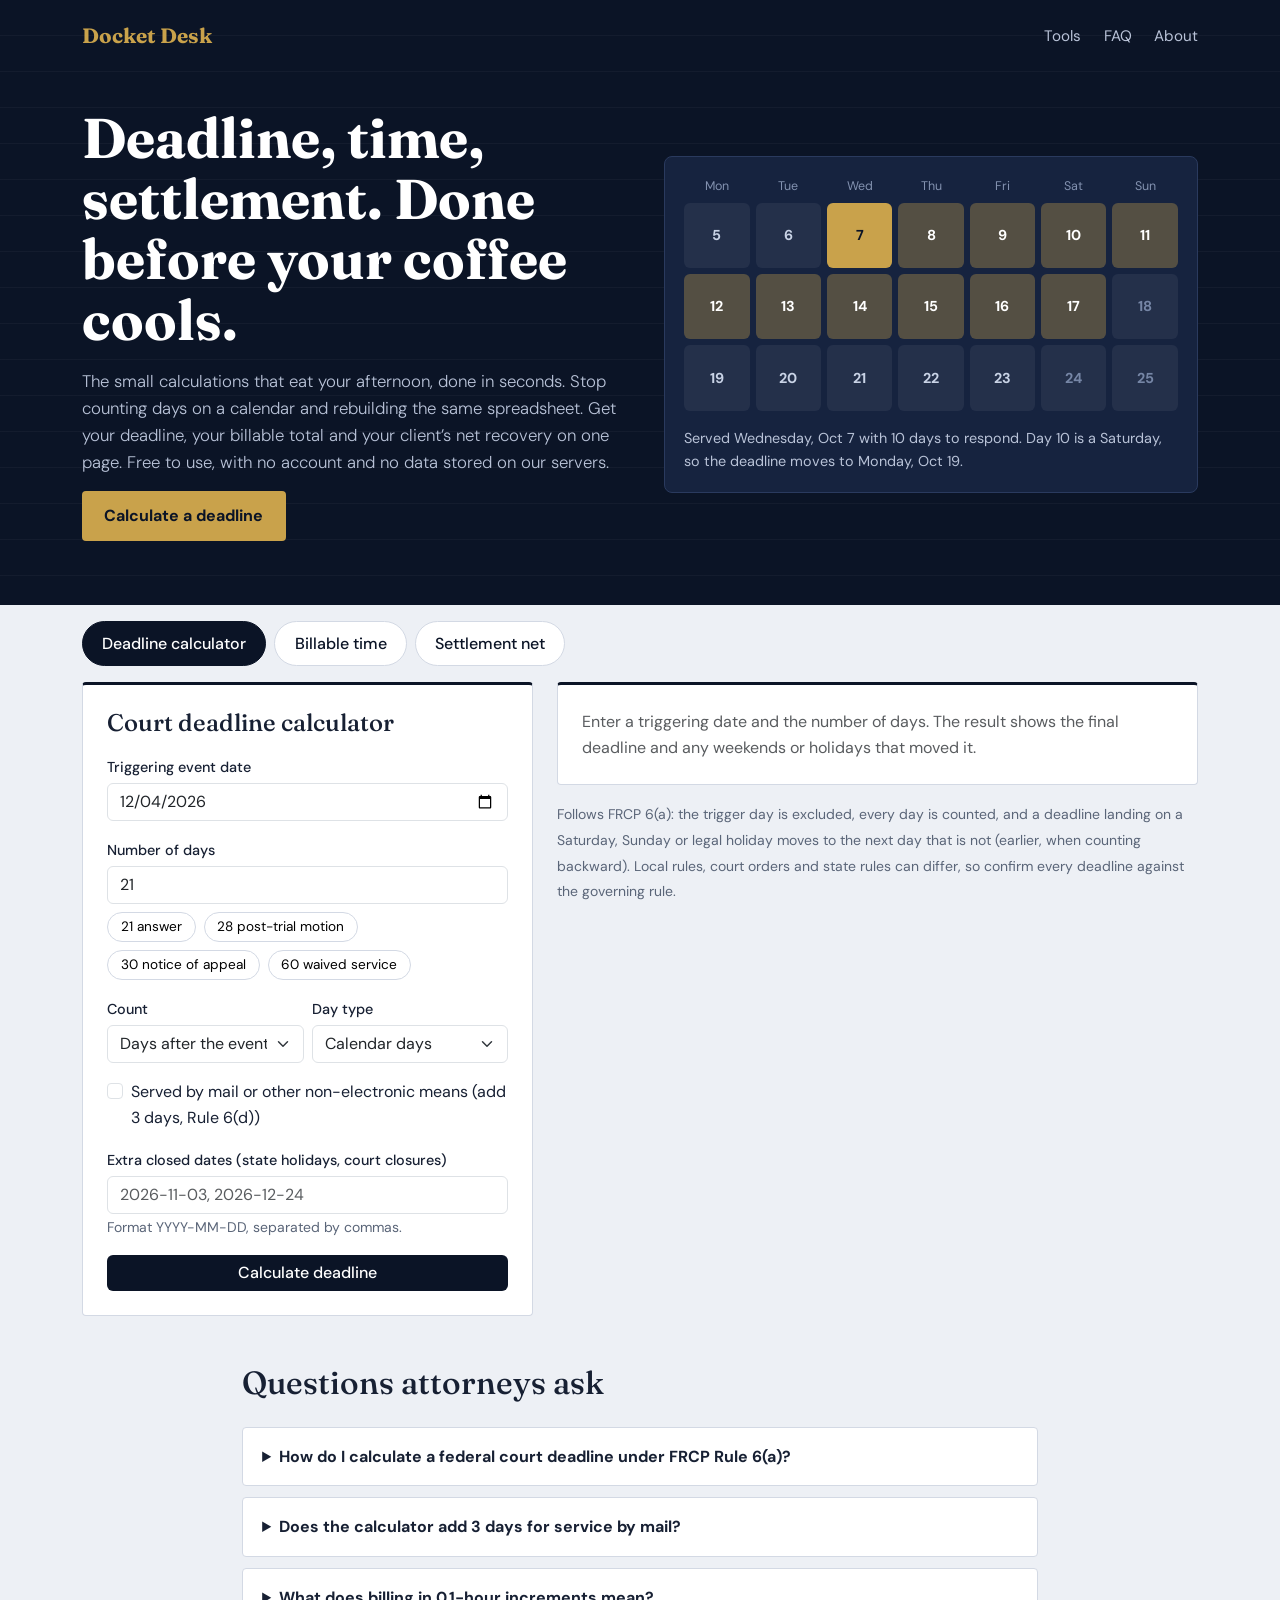
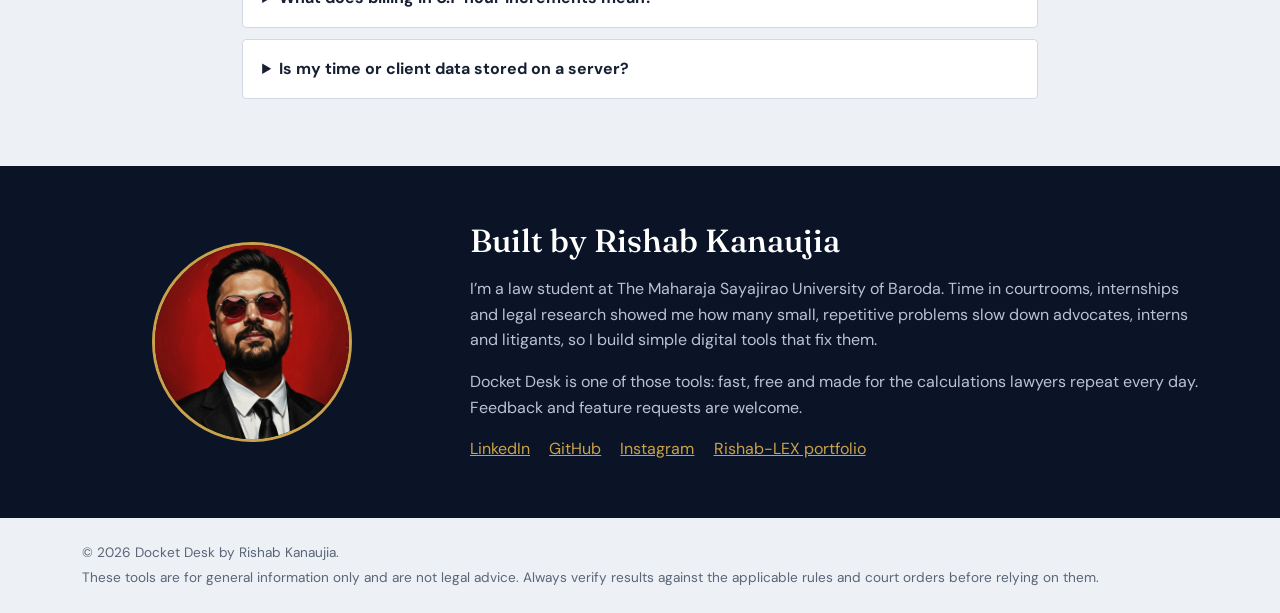
<file: index.html>
<!doctype html>
<html lang="en-US">
  <head>
    <meta charset="UTF-8" />
    <meta name="viewport" content="width=device-width, initial-scale=1" />
    <title>
      Free FRCP Deadline Calculator & Billable Time Tracker | Docket Desk
    </title>
    <meta
      name="description"
      content="Free court deadline calculator (FRCP Rule 6), billable hours tracker with 6-minute rounding and contingency settlement calculator for US attorneys and paralegals. No sign-up."
    />
    <meta name="robots" content="index, follow, max-image-preview:large" />
    <meta name="author" content="Rishab Kanaujia" />
    <meta name="theme-color" content="#0b1426" />
    <link rel="canonical" href="https://rishabkanaujia.site/" />
    <meta property="og:type" content="website" />
    <meta property="og:site_name" content="Docket Desk" />
    <meta
      property="og:title"
      content="Docket Desk: Free Deadline, Billing and Settlement Tools for Attorneys"
    />
    <meta
      property="og:description"
      content="Count FRCP Rule 6 deadlines, log billable time and show clients their net recovery. Free, no sign-up."
    />
    <meta property="og:url" content="https://rishabkanaujia.site/" />
    <meta
      property="og:image"
      content="https://rishabkanaujia.site/og-image.jpg"
    />
    <meta name="twitter:card" content="summary_large_image" />
    <link
      rel="icon"
      href="data:image/svg+xml,%3Csvg xmlns='http://www.w3.org/2000/svg' viewBox='0 0 32 32'%3E%3Crect width='32' height='32' rx='6' fill='%230b1426'/%3E%3Cpath d='M9 8h8a7 7 0 010 16H9z' fill='none' stroke='%23c9a24b' stroke-width='3'/%3E%3C/svg%3E"
    />
    <link rel="preconnect" href="https://fonts.googleapis.com" />
    <link rel="preconnect" href="https://fonts.gstatic.com" crossorigin />
    <link
      href="https://fonts.googleapis.com/css2?family=DM+Sans:wght@400;500;700&family=Fraunces:opsz,wght@9..144,500;9..144,700&display=swap"
      rel="stylesheet"
    />
    <link
      href="https://cdn.jsdelivr.net/npm/bootstrap@5.3.3/dist/css/bootstrap.min.css"
      rel="stylesheet"
    />
    <script type="application/ld+json">
      {
        "@context": "https://schema.org",
        "@graph": [
          {
            "@type": "WebSite",
            "@id": "https://rishabkanaujia.site/#site",
            "url": "https://rishabkanaujia.site/",
            "name": "Docket Desk",
            "inLanguage": "en-US"
          },
          {
            "@type": "WebApplication",
            "name": "Docket Desk",
            "url": "https://rishabkanaujia.site/",
            "applicationCategory": "BusinessApplication",
            "operatingSystem": "Any",
            "description": "Free FRCP Rule 6 court deadline calculator, billable time tracker and contingency settlement calculator for attorneys.",
            "offers": {
              "@type": "Offer",
              "price": "0",
              "priceCurrency": "USD"
            },
            "author": { "@id": "https://rishabkanaujia.site/#rishab" }
          },
          {
            "@type": "Person",
            "@id": "https://rishabkanaujia.site/#rishab",
            "name": "Rishab Kanaujia",
            "jobTitle": "Law student and legal-tech builder",
            "alumniOf": "The Maharaja Sayajirao University of Baroda",
            "sameAs": [
              "https://www.linkedin.com/in/rishab910",
              "https://github.com/RishabKanaujia",
              "https://www.instagram.com/lawgically_incorrect",
              "https://rishab-lex.vercel.app/"
            ]
          },
          {
            "@type": "FAQPage",
            "mainEntity": [
              {
                "@type": "Question",
                "name": "How do I calculate a federal court deadline under FRCP Rule 6(a)?",
                "acceptedAnswer": {
                  "@type": "Answer",
                  "text": "Exclude the day of the triggering event, count every day including weekends and holidays, and include the last day. If the last day is a Saturday, Sunday or legal holiday, the period runs until the next day that is not."
                }
              },
              {
                "@type": "Question",
                "name": "Does the calculator add 3 days for service by mail?",
                "acceptedAnswer": {
                  "@type": "Answer",
                  "text": "Yes. Tick the mail service box and it adds 3 days under Rule 6(d), then applies the weekend and holiday rule again to the new date."
                }
              },
              {
                "@type": "Question",
                "name": "What does billing in 0.1-hour increments mean?",
                "acceptedAnswer": {
                  "@type": "Answer",
                  "text": "Time is rounded up to the next 6 minutes, so 7 minutes bills as 0.2 hours. The tracker also supports 0.25-hour (15-minute) rounding."
                }
              },
              {
                "@type": "Question",
                "name": "Is my time or client data stored on a server?",
                "acceptedAnswer": {
                  "@type": "Answer",
                  "text": "No. Time entries stay in your own browser storage on your device, and nothing is sent to a server."
                }
              }
            ]
          }
        ]
      }
    </script>
    <style>
      :root {
        --ink: #0b1426;
        --ink2: #16233f;
        --gold: #c9a24b;
        --seal: #a3262f;
        --page: #edf0f5;
        --line: #d3d9e4;
        --tx: #172033;
        --mute: #5a6578;
      }
      html {
        scroll-behavior: smooth;
      }
      body {
        font-family: "DM Sans", system-ui, sans-serif;
        background: var(--page);
        color: var(--tx);
        line-height: 1.6;
      }
      h1,
      h2,
      h3,
      .brand {
        font-family: "Fraunces", Georgia, serif;
      }
      .top {
        background: var(--ink)
          repeating-linear-gradient(
            transparent 0 35px,
            rgba(255, 255, 255, 0.035) 35px 36px
          );
        color: #fff;
        padding: 1.2rem 0 4rem;
      }
      .top nav {
        display: flex;
        gap: 1.4rem;
        align-items: center;
        margin-bottom: 3.5rem;
      }
      .top nav a {
        color: #b9c3d8;
        text-decoration: none;
        font-size: 0.95rem;
      }
      .top nav a:hover {
        color: #fff;
      }
      .top nav .brand {
        color: var(--gold);
        font-size: 1.3rem;
        font-weight: 700;
        margin-right: auto;
      }
      .top h1 {
        font-size: clamp(2.1rem, 5vw, 3.5rem);
        line-height: 1.08;
        font-weight: 700;
        margin-bottom: 1.1rem;
      }
      .top p.lead {
        color: #b9c3d8;
        font-size: 1.05rem;
        max-width: 52ch;
      }
      .cta {
        background: var(--gold);
        color: var(--ink);
        font-weight: 700;
        border: 0;
        padding: 0.75rem 1.4rem;
        border-radius: 4px;
        text-decoration: none;
        display: inline-block;
        transition: transform 0.15s;
      }
      .cta:hover {
        color: var(--ink);
        transform: translateY(-2px);
      }
      .calbox {
        background: var(--ink2);
        border: 1px solid #2a3a5e;
        border-radius: 8px;
        padding: 1.2rem;
      }
      #cal {
        display: grid;
        grid-template-columns: repeat(7, 1fr);
        gap: 6px;
        cursor: pointer;
      }
      #cal i {
        font-style: normal;
        text-align: center;
        font-size: 0.78rem;
        color: #8392b0;
      }
      #cal .d {
        aspect-ratio: 1;
        display: flex;
        align-items: center;
        justify-content: center;
        border-radius: 6px;
        background: rgba(255, 255, 255, 0.06);
        color: #c9d3e6;
        font-size: 0.9rem;
        transition: all 0.25s;
      }
      #cal .we {
        color: #7686a6;
      }
      #cal .s {
        background: var(--gold);
        color: var(--ink);
        font-weight: 700;
      }
      #cal .c {
        background: rgba(201, 162, 75, 0.35);
        color: #fff;
      }
      #cal .skip {
        background: transparent;
        border: 1px dashed #d46a73;
        color: #e58a92;
        text-decoration: line-through;
      }
      #cal .due {
        background: #fff;
        color: var(--seal);
        border: 2px solid var(--seal);
        font-weight: 700;
        transform: rotate(-7deg) scale(1.12);
        text-decoration: none;
      }
      .calcap {
        color: #b9c3d8;
        font-size: 0.9rem;
        margin: 1rem 0 0;
      }
      .tabs {
        margin-top: -2rem;
        position: relative;
      }
      .tabs .nav-link {
        color: var(--ink);
        font-weight: 500;
        border: 1px solid var(--line);
        background: #fff;
        border-radius: 2rem;
        margin: 0 0.5rem 0.5rem 0;
        padding: 0.55rem 1.2rem;
      }
      .tabs .nav-link.active {
        background: var(--ink);
        color: #fff;
        border-color: var(--ink);
      }
      .panel {
        background: #fff;
        border: 1px solid var(--line);
        border-top: 3px solid var(--ink);
        border-radius: 4px;
        padding: 1.5rem;
      }
      .form-label {
        font-weight: 500;
        font-size: 0.9rem;
        margin-bottom: 0.25rem;
      }
      .form-control:focus,
      .form-select:focus {
        border-color: var(--gold);
        box-shadow: 0 0 0 0.2rem rgba(201, 162, 75, 0.3);
      }
      .btn-main {
        background: var(--ink);
        color: #fff;
        border: 0;
        font-weight: 500;
      }
      .btn-main:hover {
        background: var(--ink2);
        color: #fff;
      }
      .chip {
        border: 1px solid var(--line);
        background: #fff;
        border-radius: 2rem;
        padding: 0.2rem 0.8rem;
        font-size: 0.85rem;
      }
      .chip:hover {
        border-color: var(--gold);
      }
      .result {
        border-left: 4px solid var(--seal);
        background: #fbf6e8;
        padding: 1.1rem 1.3rem;
        border-radius: 3px;
      }
      .big,
      .net {
        font-family: "Fraunces", serif;
        color: var(--ink);
        font-weight: 700;
      }
      .big {
        font-size: clamp(1.4rem, 3.5vw, 2rem);
      }
      .net {
        font-size: 2.1rem;
      }
      .timer {
        font-variant-numeric: tabular-nums;
        font-size: 1.7rem;
      }
      .table {
        font-size: 0.92rem;
      }
      .note {
        color: var(--mute);
      }
      .sec {
        padding: 3.5rem 0;
      }
      details {
        background: #fff;
        border: 1px solid var(--line);
        border-radius: 4px;
        padding: 1rem 1.2rem;
        margin-bottom: 0.7rem;
      }
      summary {
        font-weight: 700;
        cursor: pointer;
      }
      details p {
        margin: 0.7rem 0 0;
        color: var(--mute);
      }
      .about {
        background: var(--ink);
        color: #fff;
      }
      .about p {
        color: #b9c3d8;
      }
      .about a.lnk {
        color: var(--gold);
        margin-right: 1.2rem;
      }
      .pic,
      .ph {
        width: 200px;
        height: 200px;
        border-radius: 50%;
        object-fit: cover;
        object-position: center 25%;
        border: 3px solid var(--gold);
      }
      
      .ph {
        display: flex;
        align-items: center;
        justify-content: center;
        background: var(--ink2);
        font:
          700 3rem Fraunces,
          serif;
        color: var(--gold);
      }
      footer {
        font-size: 0.85rem;
        color: var(--mute);
      }
      :focus-visible {
        outline: 3px solid var(--gold);
        outline-offset: 2px;
      }
      @media print {
        .top,
        .tabs,
        .sec:not(#tools),
        footer,
        .no-print {
          display: none !important;
        }
        .tab-pane {
          display: block !important;
          opacity: 1 !important;
        }
      }
    </style>
  </head>
  <body>
    <header class="top no-print">
      <div class="container">
        <nav aria-label="Main">
          <a class="brand" href="/">Docket Desk</a><a href="#tools">Tools</a
          ><a href="#faq">FAQ</a><a href="#about">About</a>
        </nav>
        <div class="row align-items-center g-5">
          <div class="col-lg-6">
            <h1>Deadline, time, settlement. Done before your coffee cools.</h1>
            <p class="lead">
              The small calculations that eat your afternoon, done in seconds.
              Stop counting days on a calendar and rebuilding the same
              spreadsheet. Get your deadline, your billable total and your
              client’s net recovery on one page. Free to use, with no account
              and no data stored on our servers.
            </p>
            <a class="cta" href="#tools">Calculate a deadline</a>
          </div>
          <div class="col-lg-6">
            <div class="calbox">
              <div
                id="cal"
                title="Click to replay"
                role="img"
                aria-label="Calendar showing a 10-day deadline that lands on Saturday October 17 and moves to Monday October 19"
              ></div>
              <p class="calcap">
                Served Wednesday, Oct 7 with 10 days to respond. Day 10 is a
                Saturday, so the deadline moves to Monday, Oct 19.
              </p>
            </div>
          </div>
        </div>
      </div>
    </header>

    <main id="tools" class="container pb-5">
      <div class="tabs mt-3">
        <h2 class="visually-hidden">Free attorney calculators</h2>
        <div class="nav" role="tablist">
          <button
            class="nav-link active"
            data-bs-toggle="tab"
            data-bs-target="#t1"
            data-h="deadline"
            type="button"
          >
            Deadline calculator
          </button>
          <button
            class="nav-link"
            data-bs-toggle="tab"
            data-bs-target="#t2"
            data-h="billable"
            type="button"
          >
            Billable time
          </button>
          <button
            class="nav-link"
            data-bs-toggle="tab"
            data-bs-target="#t3"
            data-h="settlement"
            type="button"
          >
            Settlement net
          </button>
        </div>
      </div>
      <div class="tab-content mt-2">
        <div class="tab-pane fade show active" id="t1">
          <div class="row g-4">
            <div class="col-lg-5">
              <div class="panel">
                <h3 class="h4 mb-3">Court deadline calculator</h3>
                <div class="mb-3">
                  <label class="form-label" for="dTrigger"
                    >Triggering event date</label
                  ><input type="date" id="dTrigger" class="form-control" />
                </div>
                <div class="mb-2">
                  <label class="form-label" for="dDays">Number of days</label
                  ><input
                    type="number"
                    id="dDays"
                    class="form-control"
                    min="1"
                    value="21"
                  />
                </div>
                <div class="mb-3 d-flex flex-wrap gap-2">
                  <button
                    class="chip"
                    data-d="21"
                    title="Answer to complaint, FRCP 12(a)(1)(A)(i)"
                  >
                    21 answer
                  </button>
                  <button
                    class="chip"
                    data-d="28"
                    title="Post-trial motions, FRCP 50, 52, 59"
                  >
                    28 post-trial motion
                  </button>
                  <button
                    class="chip"
                    data-d="30"
                    title="Notice of appeal, FRAP 4(a)(1)(A)"
                  >
                    30 notice of appeal
                  </button>
                  <button
                    class="chip"
                    data-d="60"
                    title="Answer after waiver of service, FRCP 12(a)(1)(A)(ii)"
                  >
                    60 waived service
                  </button>
                </div>
                <div class="row g-2 mb-3">
                  <div class="col-6">
                    <label class="form-label" for="dDir">Count</label
                    ><select id="dDir" class="form-select">
                      <option value="1">Days after the event</option>
                      <option value="-1">Days before the event</option>
                    </select>
                  </div>
                  <div class="col-6">
                    <label class="form-label" for="dType">Day type</label
                    ><select id="dType" class="form-select">
                      <option value="cal">Calendar days</option>
                      <option value="court">Court days only</option>
                    </select>
                  </div>
                </div>
                <div class="form-check mb-3">
                  <input
                    class="form-check-input"
                    type="checkbox"
                    id="dMail"
                  /><label class="form-check-label" for="dMail"
                    >Served by mail or other non-electronic means (add 3 days,
                    Rule 6(d))</label
                  >
                </div>
                <div class="mb-3">
                  <label class="form-label" for="dExtra"
                    >Extra closed dates (state holidays, court closures)</label
                  ><input
                    type="text"
                    id="dExtra"
                    class="form-control"
                    placeholder="2026-11-03, 2026-12-24"
                  /><small class="note"
                    >Format YYYY-MM-DD, separated by commas.</small
                  >
                </div>
                <button class="btn btn-main w-100" id="dGo">
                  Calculate deadline
                </button>
              </div>
            </div>
            <div class="col-lg-7">
              <div class="panel" aria-live="polite">
                <div id="dOut">
                  <p class="mb-0 text-muted">
                    Enter a triggering date and the number of days. The result
                    shows the final deadline and any weekends or holidays that
                    moved it.
                  </p>
                </div>
              </div>
              <p class="mt-3">
                <small class="note"
                  >Follows FRCP 6(a): the trigger day is excluded, every day is
                  counted, and a deadline landing on a Saturday, Sunday or legal
                  holiday moves to the next day that is not (earlier, when
                  counting backward). Local rules, court orders and state rules
                  can differ, so confirm every deadline against the governing
                  rule.</small
                >
              </p>
            </div>
          </div>
        </div>

        <div class="tab-pane fade" id="t2">
          <div class="row g-4">
            <div class="col-lg-4">
              <div class="panel">
                <h3 class="h4 mb-3">Log time</h3>
                <div class="text-center mb-3">
                  <div class="timer" id="tClock">00:00:00</div>
                  <button class="btn btn-sm btn-main" id="tToggle">
                    Start timer
                  </button>
                </div>
                <div class="mb-2">
                  <label class="form-label" for="bMatter">Client / matter</label
                  ><input id="bMatter" class="form-control" />
                </div>
                <div class="mb-2">
                  <label class="form-label" for="bDesc">Description</label
                  ><textarea
                    id="bDesc"
                    rows="2"
                    class="form-control"
                  ></textarea>
                </div>
                <div class="row g-2 mb-3">
                  <div class="col-4">
                    <label class="form-label" for="bMin">Minutes</label
                    ><input
                      type="number"
                      id="bMin"
                      min="1"
                      class="form-control"
                    />
                  </div>
                  <div class="col-4">
                    <label class="form-label" for="bRate">Rate ($/hr)</label
                    ><input
                      type="number"
                      id="bRate"
                      min="0"
                      value="250"
                      class="form-control"
                    />
                  </div>
                  <div class="col-4">
                    <label class="form-label" for="bInc">Round up to</label
                    ><select id="bInc" class="form-select">
                      <option value="6">0.1 hr</option>
                      <option value="15">0.25 hr</option>
                      <option value="1">None</option>
                    </select>
                  </div>
                </div>
                <button class="btn btn-main w-100" id="bAdd">Add entry</button>
              </div>
            </div>
            <div class="col-lg-8">
              <div class="panel">
                <div
                  class="d-flex flex-wrap justify-content-between align-items-center mb-3 gap-2"
                >
                  <h3 class="h4 mb-0">Time entries</h3>
                  <div class="no-print d-flex gap-2">
                    <button class="btn btn-sm btn-outline-secondary" id="bCsv">
                      Export CSV</button
                    ><button
                      class="btn btn-sm btn-outline-secondary"
                      onclick="window.print()"
                    >
                      Print</button
                    ><button class="btn btn-sm btn-outline-danger" id="bClear">
                      Clear all
                    </button>
                  </div>
                </div>
                <div class="table-responsive">
                  <table class="table align-middle">
                    <thead>
                      <tr>
                        <th>Matter</th>
                        <th>Description</th>
                        <th class="text-end">Hours</th>
                        <th class="text-end">Amount</th>
                        <th class="no-print"></th>
                      </tr>
                    </thead>
                    <tbody id="bBody"></tbody>
                    <tfoot>
                      <tr class="fw-semibold">
                        <td colspan="2">Total</td>
                        <td class="text-end" id="bHrs">0.00</td>
                        <td class="text-end" id="bAmt">$0.00</td>
                        <td class="no-print"></td>
                      </tr>
                    </tfoot>
                  </table>
                </div>
                <small class="note no-print"
                  >Entries are saved only in this browser on this device.</small
                >
              </div>
            </div>
          </div>
        </div>

        <div class="tab-pane fade" id="t3">
          <div class="row g-4">
            <div class="col-lg-5">
              <div class="panel">
                <h3 class="h4 mb-3">Settlement net-to-client</h3>
                <div class="mb-2">
                  <label class="form-label" for="sGross"
                    >Gross settlement ($)</label
                  ><input
                    type="number"
                    id="sGross"
                    min="0"
                    class="form-control"
                    value="100000"
                  />
                </div>
                <div class="row g-2 mb-2">
                  <div class="col-5">
                    <label class="form-label" for="sFee">Fee (%)</label
                    ><input
                      type="number"
                      id="sFee"
                      min="0"
                      max="100"
                      step="0.01"
                      class="form-control"
                      value="33.33"
                    />
                  </div>
                  <div class="col-7">
                    <label class="form-label" for="sBasis"
                      >Fee is calculated on</label
                    ><select id="sBasis" class="form-select">
                      <option value="g">Gross amount</option>
                      <option value="n">Gross minus costs</option>
                    </select>
                  </div>
                </div>
                <div class="mb-2">
                  <label class="form-label" for="sCost"
                    >Case costs advanced ($)</label
                  ><input
                    type="number"
                    id="sCost"
                    min="0"
                    class="form-control"
                    value="3500"
                  />
                </div>
                <div class="mb-2">
                  <label class="form-label" for="sLien"
                    >Medical liens and subrogation ($)</label
                  ><input
                    type="number"
                    id="sLien"
                    min="0"
                    class="form-control"
                    value="8000"
                  />
                </div>
                <div class="mb-3">
                  <label class="form-label" for="sOther"
                    >Other deductions ($)</label
                  ><input
                    type="number"
                    id="sOther"
                    min="0"
                    class="form-control"
                    value="0"
                  />
                </div>
                <button class="btn btn-main w-100" id="sGo">Calculate</button>
              </div>
            </div>
            <div class="col-lg-7">
              <div class="panel" id="sOut" aria-live="polite"></div>
              <p class="mt-3">
                <small class="note"
                  >An estimate for client conversations. Fee rules, lien
                  reductions and trust accounting vary by state, so verify
                  against your fee agreement and bar rules.</small
                >
              </p>
            </div>
          </div>
        </div>
      </div>
    </main>

    <section id="faq" class="sec pt-0 no-print">
      <div class="container" style="max-width: 820px">
        <h2 class="mb-4">Questions attorneys ask</h2>
        <details>
          <summary>
            How do I calculate a federal court deadline under FRCP Rule 6(a)?
          </summary>
          <p>
            Exclude the day of the triggering event, count every day including
            weekends and holidays, and include the last day. If the last day is
            a Saturday, Sunday or legal holiday, the period runs until the next
            day that is not.
          </p>
        </details>
        <details>
          <summary>Does the calculator add 3 days for service by mail?</summary>
          <p>
            Yes. Tick the mail service box and it adds 3 days under Rule 6(d),
            then applies the weekend and holiday rule again to the new date.
          </p>
        </details>
        <details>
          <summary>What does billing in 0.1-hour increments mean?</summary>
          <p>
            Time is rounded up to the next 6 minutes, so 7 minutes bills as 0.2
            hours. The tracker also supports 0.25-hour (15-minute) rounding.
          </p>
        </details>
        <details>
          <summary>Is my time or client data stored on a server?</summary>
          <p>
            No. Time entries stay in your own browser storage on your device,
            and nothing is sent to a server.
          </p>
        </details>
      </div>
    </section>

    <section id="about" class="sec about no-print">
      <div class="container">
        <div class="row align-items-center g-5">
          <div class="col-md-4 text-center">
            <img
              class="pic"
              src="rishab.jpeg"
              alt="Rishab Kanaujia, law student and legal-tech builder"
              width="200"
              height="200"
              loading="lazy"
              onerror="
                this.outerHTML =
                  '<div class=&quot;ph&quot; role=&quot;img&quot; aria-label=&quot;Rishab Kanaujia&quot;>RK</div>'
              "
            />
          </div>
          <div class="col-md-8">
            <h2 class="mb-3">Built by Rishab Kanaujia</h2>
            <p>
              I’m a law student at The Maharaja Sayajirao University of Baroda.
              Time in courtrooms, internships and legal research showed me how
              many small, repetitive problems slow down advocates, interns and
              litigants, so I build simple digital tools that fix them.
            </p>
            <p>
              Docket Desk is one of those tools: fast, free and made for the
              calculations lawyers repeat every day. Feedback and feature
              requests are welcome.
            </p>
            <p class="mb-0">
              <a
                class="lnk"
                rel="me noopener"
                href="https://www.linkedin.com/in/rishab910"
                >LinkedIn</a
              ><a
                class="lnk"
                rel="me noopener"
                href="https://github.com/RishabKanaujia"
                >GitHub</a
              ><a
                class="lnk"
                rel="me noopener"
                href="https://www.instagram.com/lawgically_incorrect"
                >Instagram</a
              ><a
                class="lnk"
                rel="me noopener"
                href="https://rishab-lex.vercel.app/"
                >Rishab-LEX portfolio</a
              >
            </p>
          </div>
        </div>
      </div>
    </section>

    <footer class="container py-4 no-print">
      <p class="mb-1">© 2026 Docket Desk by Rishab Kanaujia.</p>
      <p class="mb-0">
        These tools are for general information only and are not legal advice.
        Always verify results against the applicable rules and court orders
        before relying on them.
      </p>
    </footer>

    <script src="https://cdn.jsdelivr.net/npm/bootstrap@5.3.3/dist/js/bootstrap.bundle.min.js"></script>
    <script>
      const $ = (id) => document.getElementById(id);
      const money = (n) =>
        n.toLocaleString("en-US", { style: "currency", currency: "USD" });
      const esc = (s) =>
        String(s).replace(
          /[&<>"']/g,
          (c) =>
            ({
              "&": "&amp;",
              "<": "&lt;",
              ">": "&gt;",
              '"': "&quot;",
              "'": "&#39;",
            })[c],
        );

      /* Hero calendar demo */
      (function () {
        const g = $("cal");
        ["Mon", "Tue", "Wed", "Thu", "Fri", "Sat", "Sun"].forEach((n) =>
          g.insertAdjacentHTML("beforeend", "<i>" + n + "</i>"),
        );
        for (let i = 0; i < 21; i++)
          g.insertAdjacentHTML(
            "beforeend",
            '<b class="d' + (i % 7 > 4 ? " we" : "") + '">' + (5 + i) + "</b>",
          );
        const cs = g.querySelectorAll(".d"),
          still = matchMedia("(prefers-reduced-motion:reduce)").matches;
        let timers = [];
        const at = (ms, fn) => (still ? fn() : timers.push(setTimeout(fn, ms)));
        function run() {
          timers.forEach(clearTimeout);
          timers = [];
          cs.forEach((c, i) => {
            c.className = "d" + (i % 7 > 4 ? " we" : "");
            c.textContent = 5 + i;
          });
          cs[2].classList.add("s");
          for (let k = 3; k <= 12; k++)
            at(500 + (k - 2) * 130, () => cs[k].classList.add("c"));
          at(2300, () => {
            cs[12].classList.add("skip");
            cs[13].classList.add("skip");
          });
          at(2800, () => {
            cs[14].classList.add("due");
            cs[14].textContent = "Due";
          });
        }
        run();
        g.onclick = run;
      })();

      /* Tab deep links */
      (function () {
        const hm = { deadline: 1, billable: 1, settlement: 1 };
        document
          .querySelectorAll("[data-bs-toggle=tab]")
          .forEach((b) =>
            b.addEventListener("shown.bs.tab", (e) =>
              history.replaceState(null, "", "#" + e.target.dataset.h),
            ),
          );
        const h = location.hash.slice(1);
        if (hm[h])
          bootstrap.Tab.getOrCreateInstance(
            document.querySelector("[data-h=" + h + "]"),
          ).show();
      })();

      /* Deadline calculator */
      const iso = (d) =>
        d.getFullYear() +
        "-" +
        String(d.getMonth() + 1).padStart(2, "0") +
        "-" +
        String(d.getDate()).padStart(2, "0");
      const parse = (s) => {
        const [p, q, r] = s.split("-").map(Number);
        return new Date(p, q - 1, r, 12);
      };
      const addDays = (d, n) => {
        const x = new Date(d);
        x.setDate(x.getDate() + n);
        return x;
      };
      const fmt = (d) =>
        d.toLocaleDateString("en-US", {
          weekday: "long",
          year: "numeric",
          month: "long",
          day: "numeric",
        });
      const short = (d) =>
        d.toLocaleDateString("en-US", {
          weekday: "short",
          month: "short",
          day: "numeric",
          year: "numeric",
        });
      function nth(y, m, wd, n) {
        const f = new Date(y, m, 1, 12);
        return new Date(
          y,
          m,
          1 + ((wd - f.getDay() + 7) % 7) + 7 * (n - 1),
          12,
        );
      }
      function lastWd(y, m, wd) {
        const l = new Date(y, m + 1, 0, 12);
        return new Date(y, m, l.getDate() - ((l.getDay() - wd + 7) % 7), 12);
      }
      const hcache = {};
      function holidays(y) {
        if (hcache[y]) return hcache[y];
        const list = [
          ["New Year\u2019s Day", new Date(y, 0, 1, 12)],
          ["Martin Luther King Jr. Day", nth(y, 0, 1, 3)],
          ["Washington\u2019s Birthday", nth(y, 1, 1, 3)],
          ["Memorial Day", lastWd(y, 4, 1)],
          ["Juneteenth", new Date(y, 5, 19, 12)],
          ["Independence Day", new Date(y, 6, 4, 12)],
          ["Labor Day", nth(y, 8, 1, 1)],
          ["Columbus Day", nth(y, 9, 1, 2)],
          ["Veterans Day", new Date(y, 10, 11, 12)],
          ["Thanksgiving Day", nth(y, 10, 4, 4)],
          ["Christmas Day", new Date(y, 11, 25, 12)],
        ];
        const m = {};
        list.forEach(([n, d]) => {
          m[iso(d)] = n;
          if (d.getDay() === 6) m[iso(addDays(d, -1))] = n + " (observed)";
          if (d.getDay() === 0) m[iso(addDays(d, 1))] = n + " (observed)";
        });
        return (hcache[y] = m);
      }
      function offReason(d, extra) {
        if (d.getDay() === 6) return "Saturday";
        if (d.getDay() === 0) return "Sunday";
        const k = iso(d),
          h = holidays(d.getFullYear())[k];
        if (h) return h;
        if (extra.has(k)) return "Court closure (your entry)";
        return null;
      }
      function roll(d, dir, extra, notes) {
        let r;
        while ((r = offReason(d, extra))) {
          notes.push(short(d) + " is " + r);
          d = addDays(d, dir);
        }
        return d;
      }
      function calcDeadline() {
        const t = $("dTrigger").value,
          n = parseInt($("dDays").value, 10);
        if (!t || !n || n < 1) {
          $("dOut").innerHTML =
            '<p class="text-danger mb-0">Enter a triggering date and a number of days of 1 or more.</p>';
          return;
        }
        const dir = parseInt($("dDir").value, 10),
          court = $("dType").value === "court",
          mail = $("dMail").checked;
        const extra = new Set(
          $("dExtra")
            .value.split(",")
            .map((s) => s.trim())
            .filter((s) => /^\d{4}-\d{2}-\d{2}$/.test(s)),
        );
        const start = parse(t),
          notes = [];
        let d = start;
        if (court) {
          let c = 0;
          while (c < n) {
            d = addDays(d, dir);
            if (!offReason(d, extra)) c++;
          }
        } else d = addDays(start, dir * n);
        const counted = d;
        d = roll(d, dir, extra, notes);
        let mailNote = "";
        if (mail && dir === 1) {
          const b = d;
          d = roll(addDays(d, 3), dir, extra, notes);
          mailNote = "Rule 6(d): 3 days added to " + short(b) + ".";
        }
        $("dOut").innerHTML =
          '<div class="result"><div class="text-muted">Deadline</div><div class="big">' +
          fmt(d) +
          "</div></div>" +
          '<dl class="row mt-3 mb-0"><dt class="col-sm-4">Triggering event</dt><dd class="col-sm-8">' +
          fmt(start) +
          "</dd>" +
          '<dt class="col-sm-4">Period</dt><dd class="col-sm-8">' +
          n +
          " " +
          (court ? "court" : "calendar") +
          " days " +
          (dir === 1 ? "after" : "before") +
          " the event</dd>" +
          '<dt class="col-sm-4">Day counted</dt><dd class="col-sm-8">' +
          fmt(counted) +
          "</dd>" +
          (mailNote
            ? '<dt class="col-sm-4">Mail service</dt><dd class="col-sm-8">' +
              mailNote +
              "</dd>"
            : "") +
          '<dt class="col-sm-4">Adjustments</dt><dd class="col-sm-8">' +
          (notes.length
            ? notes.map(esc).join("<br>")
            : "None. The deadline falls on a regular court day.") +
          "</dd></dl>";
      }
      $("dGo").onclick = calcDeadline;
      document.querySelectorAll(".chip").forEach(
        (c) =>
          (c.onclick = () => {
            $("dDays").value = c.dataset.d;
            if ($("dTrigger").value) calcDeadline();
          }),
      );
      $("dTrigger").value = iso(new Date());

      /* Billable time */
      let entries = [];
      try {
        entries = JSON.parse(localStorage.getItem("atk_entries") || "[]");
      } catch (e) {}
      const save = () => {
        try {
          localStorage.setItem("atk_entries", JSON.stringify(entries));
        } catch (e) {}
      };
      function render() {
        let th = 0,
          ta = 0;
        $("bBody").innerHTML = entries.length
          ? entries
              .map((e, i) => {
                th += e.hours;
                ta += e.amount;
                return (
                  "<tr><td>" +
                  esc(e.matter) +
                  "</td><td>" +
                  esc(e.desc) +
                  '</td><td class="text-end">' +
                  e.hours.toFixed(2) +
                  '</td><td class="text-end">' +
                  money(e.amount) +
                  '</td><td class="no-print text-end"><button class="btn btn-sm btn-link text-danger p-0" data-i="' +
                  i +
                  '" aria-label="Delete entry">Delete</button></td></tr>'
                );
              })
              .join("")
          : '<tr><td colspan="5" class="text-muted">No entries yet. Add your first time entry on the left.</td></tr>';
        $("bHrs").textContent = th.toFixed(2);
        $("bAmt").textContent = money(ta);
      }
      $("bAdd").onclick = () => {
        const min = parseFloat($("bMin").value),
          rate = parseFloat($("bRate").value) || 0,
          inc = parseInt($("bInc").value, 10);
        if (!min || min <= 0) {
          $("bMin").focus();
          return;
        }
        const hours = (Math.ceil(min / inc) * inc) / 60;
        entries.push({
          matter: $("bMatter").value || "Unassigned",
          desc: $("bDesc").value,
          hours,
          amount: hours * rate,
          date: iso(new Date()),
        });
        save();
        render();
        $("bDesc").value = "";
        $("bMin").value = "";
      };
      $("bBody").onclick = (e) => {
        const i = e.target.dataset.i;
        if (i !== undefined) {
          entries.splice(i, 1);
          save();
          render();
        }
      };
      $("bClear").onclick = () => {
        if (
          entries.length &&
          confirm("Delete all time entries? This cannot be undone.")
        ) {
          entries = [];
          save();
          render();
        }
      };
      $("bCsv").onclick = () => {
        const q = (v) => '"' + String(v).replace(/"/g, '""') + '"';
        const csv = ["Date,Matter,Description,Hours,Amount"]
          .concat(
            entries.map((e) =>
              [
                e.date,
                q(e.matter),
                q(e.desc),
                e.hours.toFixed(2),
                e.amount.toFixed(2),
              ].join(","),
            ),
          )
          .join("\n");
        const a = document.createElement("a");
        a.href = URL.createObjectURL(new Blob([csv], { type: "text/csv" }));
        a.download = "time-entries.csv";
        a.click();
      };
      let tInt = null,
        tStart = 0;
      $("tToggle").onclick = () => {
        if (tInt) {
          clearInterval(tInt);
          tInt = null;
          $("tToggle").textContent = "Start timer";
          $("bMin").value = Math.max(
            1,
            Math.ceil((Date.now() - tStart) / 60000),
          );
          return;
        }
        tStart = Date.now();
        $("tToggle").textContent = "Stop timer";
        tInt = setInterval(() => {
          const s = Math.floor((Date.now() - tStart) / 1000),
            p = (v) => String(v).padStart(2, "0");
          $("tClock").textContent =
            p(Math.floor(s / 3600)) +
            ":" +
            p(Math.floor((s % 3600) / 60)) +
            ":" +
            p(s % 60);
        }, 500);
      };
      render();

      /* Settlement */
      function calcSettle() {
        const g = parseFloat($("sGross").value) || 0,
          pct = parseFloat($("sFee").value) || 0,
          c = parseFloat($("sCost").value) || 0,
          l = parseFloat($("sLien").value) || 0,
          o = parseFloat($("sOther").value) || 0;
        const base = $("sBasis").value === "g" ? g : Math.max(0, g - c),
          fee = (base * pct) / 100,
          net = g - fee - c - l - o;
        const row = (a, b, cls) =>
          '<tr class="' +
          (cls || "") +
          '"><td>' +
          a +
          '</td><td class="text-end">' +
          b +
          "</td></tr>";
        $("sOut").innerHTML =
          '<div class="result mb-3"><div class="text-muted">Client receives</div><div class="net">' +
          (net < 0 ? "-" : "") +
          money(Math.abs(net)) +
          "</div>" +
          (g > 0
            ? '<small class="note">' +
              ((net / g) * 100).toFixed(1) +
              "% of the gross settlement</small>"
            : "") +
          "</div>" +
          (net < 0
            ? '<p class="text-danger">Deductions exceed the settlement. Review costs and liens.</p>'
            : "") +
          '<table class="table mb-0">' +
          row("Gross settlement", money(g)) +
          row("Attorney fee (" + pct + "%)", "-" + money(fee)) +
          row("Case costs", "-" + money(c)) +
          row("Medical liens", "-" + money(l)) +
          row("Other deductions", "-" + money(o)) +
          row("Net to client", money(net), "fw-semibold") +
          "</table>";
      }
      $("sGo").onclick = calcSettle;
      calcSettle();
    </script>
  </body>
</html>
</file>
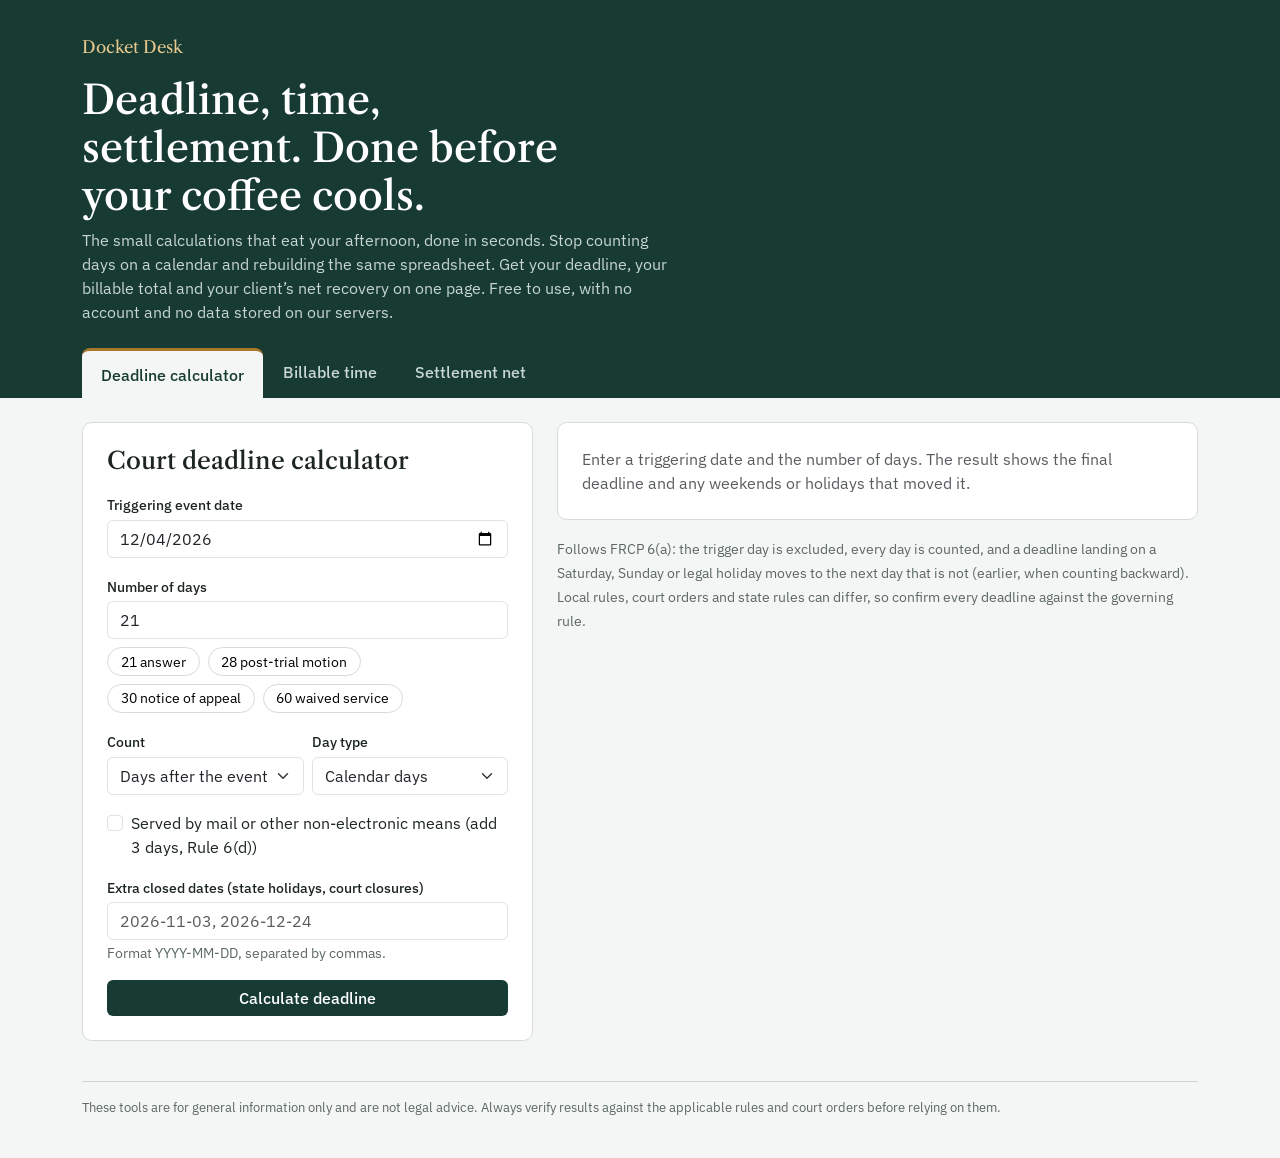
<file: tool.html>
<!doctype html>
<html lang="en">
  <head>
    <meta charset="UTF-8" />
    <meta name="viewport" content="width=device-width, initial-scale=1" />
    <title>
      Free Court Deadline Calculator, Billable Time Tracker & Settlement
      Calculator for Attorneys
    </title>
    <meta
      name="description"
      content="Free tools for US attorneys and paralegals: FRCP Rule 6 court deadline calculator, billable hours tracker with 6-minute rounding, and contingency settlement net-to-client calculator."
    />
    <link
      href="https://fonts.googleapis.com/css2?family=IBM+Plex+Sans:wght@400;500;600&family=Libre+Caslon+Text:wght@400;700&display=swap"
      rel="stylesheet"
    />
    <link
      href="https://cdn.jsdelivr.net/npm/bootstrap@5.3.3/dist/css/bootstrap.min.css"
      rel="stylesheet"
    />
    <style>
      :root {
        --green: #173a32;
        --green2: #0f2a24;
        --brass: #a8782b;
        --paper: #f4f6f5;
        --line: #d5dbd8;
        --ink: #1c2523;
      }
      body {
        font-family: "IBM Plex Sans", system-ui, sans-serif;
        background: var(--paper);
        color: var(--ink);
      }
      h1,
      h2,
      h3,
      .brand {
        font-family: "Libre Caslon Text", Georgia, serif;
      }
      header {
        background: var(--green);
        color: #fff;
        padding: 2.2rem 0 0;
      }
      header h1 {
        font-size: clamp(1.7rem, 4vw, 2.5rem);
        max-width: 20ch;
        line-height: 1.2;
      }
      header p {
        color: #c7d6d1;
        max-width: 60ch;
      }
      .brand {
        color: #e6c88f;
        text-decoration: none;
        font-size: 1.05rem;
      }
      .nav-tabs {
        border: 0;
        margin-top: 1.5rem;
      }
      .nav-tabs .nav-link {
        color: #c7d6d1;
        border: 0;
        border-radius: 0.5rem 0.5rem 0 0;
        padding: 0.75rem 1.2rem;
        font-weight: 500;
      }
      .nav-tabs .nav-link.active {
        background: var(--paper);
        color: var(--green);
        border-top: 3px solid var(--brass);
      }
      .panel {
        background: #fff;
        border: 1px solid var(--line);
        border-radius: 0.6rem;
        padding: 1.5rem;
      }
      .form-label {
        font-weight: 500;
        font-size: 0.9rem;
        margin-bottom: 0.25rem;
      }
      .form-control:focus,
      .form-select:focus {
        border-color: var(--brass);
        box-shadow: 0 0 0 0.2rem rgba(168, 120, 43, 0.25);
      }
      .btn-main {
        background: var(--green);
        color: #fff;
        border: 0;
        font-weight: 500;
      }
      .btn-main:hover {
        background: var(--green2);
        color: #fff;
      }
      .chip {
        border: 1px solid var(--line);
        background: #fff;
        border-radius: 2rem;
        padding: 0.2rem 0.8rem;
        font-size: 0.85rem;
        cursor: pointer;
      }
      .chip:hover {
        border-color: var(--brass);
      }
      .result {
        border-left: 4px solid var(--brass);
        background: #fbf7ef;
        padding: 1.1rem 1.3rem;
        border-radius: 0.3rem;
      }
      .result .big {
        font-family: "Libre Caslon Text", serif;
        font-size: clamp(1.4rem, 3.5vw, 2rem);
        color: var(--green);
      }
      .net {
        font-family: "Libre Caslon Text", serif;
        font-size: 2rem;
        color: var(--green);
      }
      .timer {
        font-variant-numeric: tabular-nums;
        font-size: 1.6rem;
      }
      .table {
        font-size: 0.92rem;
      }
      small.note {
        color: #5b6764;
      }
      footer {
        font-size: 0.82rem;
        color: #5b6764;
      }
      @media print {
        header,
        .no-print,
        footer {
          display: none !important;
        }
        .tab-pane {
          display: block !important;
          opacity: 1 !important;
        }
      }
    </style>
  </head>
  <body>
    <header class="no-print">
      <div class="container">
        <a class="brand" href="#">Docket Desk</a>
        <h1 class="mt-3 mb-2">Deadline, time, settlement. Done before your coffee cools.</h1>
        <p>
          The small calculations that eat your afternoon, done in seconds. Stop
          counting days on a calendar and rebuilding the same spreadsheet. Get
          your deadline, your billable total and your client’s net recovery on
          one page. Free to use, with no account and no data stored on our
          servers.
        </p>
        <ul class="nav nav-tabs" role="tablist">
          <li class="nav-item">
            <button
              class="nav-link active"
              data-bs-toggle="tab"
              data-bs-target="#t1"
              type="button"
            >
              Deadline calculator
            </button>
          </li>
          <li class="nav-item">
            <button
              class="nav-link"
              data-bs-toggle="tab"
              data-bs-target="#t2"
              type="button"
            >
              Billable time
            </button>
          </li>
          <li class="nav-item">
            <button
              class="nav-link"
              data-bs-toggle="tab"
              data-bs-target="#t3"
              type="button"
            >
              Settlement net
            </button>
          </li>
        </ul>
      </div>
    </header>

    <main class="container py-4">
      <div class="tab-content">
        <!-- DEADLINE -->
        <div class="tab-pane fade show active" id="t1">
          <div class="row g-4">
            <div class="col-lg-5">
              <div class="panel">
                <h2 class="h4 mb-3">Court deadline calculator</h2>
                <div class="mb-3">
                  <label class="form-label" for="dTrigger"
                    >Triggering event date</label
                  >
                  <input type="date" id="dTrigger" class="form-control" />
                </div>
                <div class="mb-2">
                  <label class="form-label" for="dDays">Number of days</label>
                  <input
                    type="number"
                    id="dDays"
                    class="form-control"
                    min="1"
                    value="21"
                  />
                </div>
                <div class="mb-3 d-flex flex-wrap gap-2">
                  <button
                    class="chip"
                    data-d="21"
                    title="Answer to complaint, FRCP 12(a)(1)(A)(i)"
                  >
                    21 answer
                  </button>
                  <button
                    class="chip"
                    data-d="28"
                    title="Post-trial motions, FRCP 50, 52, 59"
                  >
                    28 post-trial motion
                  </button>
                  <button
                    class="chip"
                    data-d="30"
                    title="Notice of appeal, FRAP 4(a)(1)(A)"
                  >
                    30 notice of appeal
                  </button>
                  <button
                    class="chip"
                    data-d="60"
                    title="Answer after waiver of service, FRCP 12(a)(1)(A)(ii)"
                  >
                    60 waived service
                  </button>
                </div>
                <div class="row g-2 mb-3">
                  <div class="col-6">
                    <label class="form-label" for="dDir">Count</label>
                    <select id="dDir" class="form-select">
                      <option value="1">Days after the event</option>
                      <option value="-1">Days before the event</option>
                    </select>
                  </div>
                  <div class="col-6">
                    <label class="form-label" for="dType">Day type</label>
                    <select id="dType" class="form-select">
                      <option value="cal">Calendar days</option>
                      <option value="court">Court days only</option>
                    </select>
                  </div>
                </div>
                <div class="form-check mb-3">
                  <input class="form-check-input" type="checkbox" id="dMail" />
                  <label class="form-check-label" for="dMail"
                    >Served by mail or other non-electronic means (add 3 days,
                    Rule 6(d))</label
                  >
                </div>
                <div class="mb-3">
                  <label class="form-label" for="dExtra"
                    >Extra closed dates (state holidays, court closures)</label
                  >
                  <input
                    type="text"
                    id="dExtra"
                    class="form-control"
                    placeholder="2026-11-03, 2026-12-24"
                  />
                  <small class="note"
                    >Format YYYY-MM-DD, separated by commas.</small
                  >
                </div>
                <button class="btn btn-main w-100" id="dGo">
                  Calculate deadline
                </button>
              </div>
            </div>
            <div class="col-lg-7">
              <div class="panel" aria-live="polite">
                <div id="dOut">
                  <p class="mb-0 text-muted">
                    Enter a triggering date and the number of days. The result
                    shows the final deadline and any weekends or holidays that
                    moved it.
                  </p>
                </div>
              </div>
              <p class="mt-3">
                <small class="note"
                  >Follows FRCP 6(a): the trigger day is excluded, every day is
                  counted, and a deadline landing on a Saturday, Sunday or legal
                  holiday moves to the next day that is not (earlier, when
                  counting backward). Local rules, court orders and state rules
                  can differ, so confirm every deadline against the governing
                  rule.</small
                >
              </p>
            </div>
          </div>
        </div>

        <!-- BILLING -->
        <div class="tab-pane fade" id="t2">
          <div class="row g-4">
            <div class="col-lg-4">
              <div class="panel">
                <h2 class="h4 mb-3">Log time</h2>
                <div class="text-center mb-3">
                  <div class="timer" id="tClock">00:00:00</div>
                  <button class="btn btn-sm btn-main" id="tToggle">
                    Start timer
                  </button>
                </div>
                <div class="mb-2">
                  <label class="form-label" for="bMatter">Client / matter</label
                  ><input id="bMatter" class="form-control" />
                </div>
                <div class="mb-2">
                  <label class="form-label" for="bDesc">Description</label
                  ><textarea
                    id="bDesc"
                    rows="2"
                    class="form-control"
                  ></textarea>
                </div>
                <div class="row g-2 mb-3">
                  <div class="col-4">
                    <label class="form-label" for="bMin">Minutes</label
                    ><input
                      type="number"
                      id="bMin"
                      min="1"
                      class="form-control"
                    />
                  </div>
                  <div class="col-4">
                    <label class="form-label" for="bRate">Rate ($/hr)</label
                    ><input
                      type="number"
                      id="bRate"
                      min="0"
                      value="250"
                      class="form-control"
                    />
                  </div>
                  <div class="col-4">
                    <label class="form-label" for="bInc">Round up to</label>
                    <select id="bInc" class="form-select">
                      <option value="6">0.1 hr</option>
                      <option value="15">0.25 hr</option>
                      <option value="1">None</option>
                    </select>
                  </div>
                </div>
                <button class="btn btn-main w-100" id="bAdd">Add entry</button>
              </div>
            </div>
            <div class="col-lg-8">
              <div class="panel">
                <div
                  class="d-flex flex-wrap justify-content-between align-items-center mb-3 gap-2"
                >
                  <h2 class="h4 mb-0">Time entries</h2>
                  <div class="no-print d-flex gap-2">
                    <button class="btn btn-sm btn-outline-secondary" id="bCsv">
                      Export CSV
                    </button>
                    <button
                      class="btn btn-sm btn-outline-secondary"
                      onclick="window.print()"
                    >
                      Print
                    </button>
                    <button class="btn btn-sm btn-outline-danger" id="bClear">
                      Clear all
                    </button>
                  </div>
                </div>
                <div class="table-responsive">
                  <table class="table align-middle">
                    <thead>
                      <tr>
                        <th>Matter</th>
                        <th>Description</th>
                        <th class="text-end">Hours</th>
                        <th class="text-end">Amount</th>
                        <th class="no-print"></th>
                      </tr>
                    </thead>
                    <tbody id="bBody"></tbody>
                    <tfoot>
                      <tr class="fw-semibold">
                        <td colspan="2">Total</td>
                        <td class="text-end" id="bHrs">0.00</td>
                        <td class="text-end" id="bAmt">$0.00</td>
                        <td class="no-print"></td>
                      </tr>
                    </tfoot>
                  </table>
                </div>
                <small class="note no-print"
                  >Entries are saved only in this browser on this device.</small
                >
              </div>
            </div>
          </div>
        </div>

        <!-- SETTLEMENT -->
        <div class="tab-pane fade" id="t3">
          <div class="row g-4">
            <div class="col-lg-5">
              <div class="panel">
                <h2 class="h4 mb-3">Settlement net-to-client</h2>
                <div class="mb-2">
                  <label class="form-label" for="sGross"
                    >Gross settlement ($)</label
                  ><input
                    type="number"
                    id="sGross"
                    min="0"
                    class="form-control"
                    value="100000"
                  />
                </div>
                <div class="row g-2 mb-2">
                  <div class="col-5">
                    <label class="form-label" for="sFee">Fee (%)</label
                    ><input
                      type="number"
                      id="sFee"
                      min="0"
                      max="100"
                      step="0.01"
                      class="form-control"
                      value="33.33"
                    />
                  </div>
                  <div class="col-7">
                    <label class="form-label" for="sBasis"
                      >Fee is calculated on</label
                    >
                    <select id="sBasis" class="form-select">
                      <option value="g">Gross amount</option>
                      <option value="n">Gross minus costs</option>
                    </select>
                  </div>
                </div>
                <div class="mb-2">
                  <label class="form-label" for="sCost"
                    >Case costs advanced ($)</label
                  ><input
                    type="number"
                    id="sCost"
                    min="0"
                    class="form-control"
                    value="3500"
                  />
                </div>
                <div class="mb-2">
                  <label class="form-label" for="sLien"
                    >Medical liens and subrogation ($)</label
                  ><input
                    type="number"
                    id="sLien"
                    min="0"
                    class="form-control"
                    value="8000"
                  />
                </div>
                <div class="mb-3">
                  <label class="form-label" for="sOther"
                    >Other deductions ($)</label
                  ><input
                    type="number"
                    id="sOther"
                    min="0"
                    class="form-control"
                    value="0"
                  />
                </div>
                <button class="btn btn-main w-100" id="sGo">Calculate</button>
              </div>
            </div>
            <div class="col-lg-7">
              <div class="panel" id="sOut" aria-live="polite"></div>
              <p class="mt-3">
                <small class="note"
                  >An estimate for client conversations. Fee rules, lien
                  reductions and trust accounting vary by state, so verify
                  against your fee agreement and bar rules.</small
                >
              </p>
            </div>
          </div>
        </div>
      </div>
    </main>

    <footer class="container pb-4 no-print">
      <hr />
      <p>
        These tools are for general information only and are not legal advice.
        Always verify results against the applicable rules and court orders
        before relying on them.
      </p>
    </footer>

    <script src="https://cdn.jsdelivr.net/npm/bootstrap@5.3.3/dist/js/bootstrap.bundle.min.js"></script>
    <script>
      const $ = (id) => document.getElementById(id);
      const money = (n) =>
        n.toLocaleString("en-US", { style: "currency", currency: "USD" });
      const esc = (s) =>
        String(s).replace(
          /[&<>"']/g,
          (c) =>
            ({
              "&": "&amp;",
              "<": "&lt;",
              ">": "&gt;",
              '"': "&quot;",
              "'": "&#39;",
            })[c],
        );

      /* ---------- Deadline calculator ---------- */
      const iso = (d) =>
        d.getFullYear() +
        "-" +
        String(d.getMonth() + 1).padStart(2, "0") +
        "-" +
        String(d.getDate()).padStart(2, "0");
      const parse = (s) => {
        const [p, q, r] = s.split("-").map(Number);
        return new Date(p, q - 1, r, 12);
      };
      const addDays = (d, n) => {
        const x = new Date(d);
        x.setDate(x.getDate() + n);
        return x;
      };
      const fmt = (d) =>
        d.toLocaleDateString("en-US", {
          weekday: "long",
          year: "numeric",
          month: "long",
          day: "numeric",
        });
      const short = (d) =>
        d.toLocaleDateString("en-US", {
          weekday: "short",
          month: "short",
          day: "numeric",
          year: "numeric",
        });
      function nth(y, m, wd, n) {
        const f = new Date(y, m, 1, 12);
        return new Date(
          y,
          m,
          1 + ((wd - f.getDay() + 7) % 7) + 7 * (n - 1),
          12,
        );
      }
      function lastWd(y, m, wd) {
        const l = new Date(y, m + 1, 0, 12);
        return new Date(y, m, l.getDate() - ((l.getDay() - wd + 7) % 7), 12);
      }
      const hcache = {};
      function holidays(y) {
        if (hcache[y]) return hcache[y];
        const list = [
          ["New Year\u2019s Day", new Date(y, 0, 1, 12)],
          ["Martin Luther King Jr. Day", nth(y, 0, 1, 3)],
          ["Washington\u2019s Birthday", nth(y, 1, 1, 3)],
          ["Memorial Day", lastWd(y, 4, 1)],
          ["Juneteenth", new Date(y, 5, 19, 12)],
          ["Independence Day", new Date(y, 6, 4, 12)],
          ["Labor Day", nth(y, 8, 1, 1)],
          ["Columbus Day", nth(y, 9, 1, 2)],
          ["Veterans Day", new Date(y, 10, 11, 12)],
          ["Thanksgiving Day", nth(y, 10, 4, 4)],
          ["Christmas Day", new Date(y, 11, 25, 12)],
        ];
        const m = {};
        list.forEach(([n, d]) => {
          m[iso(d)] = n;
          if (d.getDay() === 6) m[iso(addDays(d, -1))] = n + " (observed)";
          if (d.getDay() === 0) m[iso(addDays(d, 1))] = n + " (observed)";
        });
        return (hcache[y] = m);
      }
      function offReason(d, extra) {
        if (d.getDay() === 6) return "Saturday";
        if (d.getDay() === 0) return "Sunday";
        const k = iso(d);
        if (holidays(d.getFullYear())[k]) return holidays(d.getFullYear())[k];
        if (extra.has(k)) return "Court closure (your entry)";
        return null;
      }
      function roll(d, dir, extra, notes) {
        let r;
        while ((r = offReason(d, extra))) {
          notes.push(short(d) + " is " + r);
          d = addDays(d, dir);
        }
        return d;
      }
      function calcDeadline() {
        const t = $("dTrigger").value,
          n = parseInt($("dDays").value, 10);
        if (!t || !n || n < 1) {
          $("dOut").innerHTML =
            '<p class="text-danger mb-0">Enter a triggering date and a number of days of 1 or more.</p>';
          return;
        }
        const dir = parseInt($("dDir").value, 10),
          court = $("dType").value === "court",
          mail = $("dMail").checked;
        const extra = new Set(
          $("dExtra")
            .value.split(",")
            .map((s) => s.trim())
            .filter((s) => /^\d{4}-\d{2}-\d{2}$/.test(s)),
        );
        const start = parse(t),
          notes = [];
        let d = start;
        if (court) {
          let c = 0;
          while (c < n) {
            d = addDays(d, dir);
            if (!offReason(d, extra)) c++;
          }
        } else {
          d = addDays(start, dir * n);
        }
        const counted = d;
        d = roll(d, dir, extra, notes);
        let mailNote = "";
        if (mail && dir === 1) {
          const before = d;
          d = roll(addDays(d, 3), dir, extra, notes);
          mailNote = "Rule 6(d): 3 days added to " + short(before) + ".";
        }
        const verb = dir === 1 ? "after" : "before";
        $("dOut").innerHTML =
          '<div class="result"><div class="text-muted">Deadline</div><div class="big">' +
          fmt(d) +
          "</div></div>" +
          '<dl class="row mt-3 mb-0"><dt class="col-sm-4">Triggering event</dt><dd class="col-sm-8">' +
          fmt(start) +
          "</dd>" +
          '<dt class="col-sm-4">Period</dt><dd class="col-sm-8">' +
          n +
          " " +
          (court ? "court" : "calendar") +
          " days " +
          verb +
          " the event</dd>" +
          '<dt class="col-sm-4">Day counted</dt><dd class="col-sm-8">' +
          fmt(counted) +
          "</dd>" +
          (mailNote
            ? '<dt class="col-sm-4">Mail service</dt><dd class="col-sm-8">' +
              mailNote +
              "</dd>"
            : "") +
          '<dt class="col-sm-4">Adjustments</dt><dd class="col-sm-8">' +
          (notes.length
            ? notes.map(esc).join("<br>")
            : "None. The deadline falls on a regular court day.") +
          "</dd></dl>";
      }
      $("dGo").onclick = calcDeadline;
      document.querySelectorAll(".chip").forEach(
        (c) =>
          (c.onclick = () => {
            $("dDays").value = c.dataset.d;
            if ($("dTrigger").value) calcDeadline();
          }),
      );
      $("dTrigger").value = iso(new Date());

      /* ---------- Billable time ---------- */
      let entries = [];
      try {
        entries = JSON.parse(localStorage.getItem("atk_entries") || "[]");
      } catch (e) {}
      const save = () => {
        try {
          localStorage.setItem("atk_entries", JSON.stringify(entries));
        } catch (e) {}
      };
      function render() {
        let th = 0,
          ta = 0;
        $("bBody").innerHTML = entries.length
          ? entries
              .map((e, i) => {
                th += e.hours;
                ta += e.amount;
                return (
                  "<tr><td>" +
                  esc(e.matter) +
                  "</td><td>" +
                  esc(e.desc) +
                  '</td><td class="text-end">' +
                  e.hours.toFixed(2) +
                  '</td><td class="text-end">' +
                  money(e.amount) +
                  '</td><td class="no-print text-end"><button class="btn btn-sm btn-link text-danger p-0" data-i="' +
                  i +
                  '" aria-label="Delete entry">Delete</button></td></tr>'
                );
              })
              .join("")
          : '<tr><td colspan="5" class="text-muted">No entries yet. Add your first time entry on the left.</td></tr>';
        $("bHrs").textContent = th.toFixed(2);
        $("bAmt").textContent = money(ta);
      }
      $("bAdd").onclick = () => {
        const min = parseFloat($("bMin").value),
          rate = parseFloat($("bRate").value) || 0,
          inc = parseInt($("bInc").value, 10);
        if (!min || min <= 0) {
          $("bMin").focus();
          return;
        }
        const hours = (Math.ceil(min / inc) * inc) / 60;
        entries.push({
          matter: $("bMatter").value || "Unassigned",
          desc: $("bDesc").value,
          hours,
          amount: hours * rate,
          date: iso(new Date()),
        });
        save();
        render();
        $("bDesc").value = "";
        $("bMin").value = "";
      };
      $("bBody").onclick = (e) => {
        const i = e.target.dataset.i;
        if (i !== undefined) {
          entries.splice(i, 1);
          save();
          render();
        }
      };
      $("bClear").onclick = () => {
        if (
          entries.length &&
          confirm("Delete all time entries? This cannot be undone.")
        ) {
          entries = [];
          save();
          render();
        }
      };
      $("bCsv").onclick = () => {
        const q = (v) => '"' + String(v).replace(/"/g, '""') + '"';
        const csv = ["Date,Matter,Description,Hours,Amount"]
          .concat(
            entries.map((e) =>
              [
                e.date,
                q(e.matter),
                q(e.desc),
                e.hours.toFixed(2),
                e.amount.toFixed(2),
              ].join(","),
            ),
          )
          .join("\n");
        const a = document.createElement("a");
        a.href = URL.createObjectURL(new Blob([csv], { type: "text/csv" }));
        a.download = "time-entries.csv";
        a.click();
      };
      let tInt = null,
        tStart = 0;
      $("tToggle").onclick = () => {
        if (tInt) {
          clearInterval(tInt);
          tInt = null;
          $("tToggle").textContent = "Start timer";
          $("bMin").value = Math.max(
            1,
            Math.ceil((Date.now() - tStart) / 60000),
          );
          return;
        }
        tStart = Date.now();
        $("tToggle").textContent = "Stop timer";
        tInt = setInterval(() => {
          const s = Math.floor((Date.now() - tStart) / 1000),
            p = (v) => String(v).padStart(2, "0");
          $("tClock").textContent =
            p(Math.floor(s / 3600)) +
            ":" +
            p(Math.floor((s % 3600) / 60)) +
            ":" +
            p(s % 60);
        }, 500);
      };
      render();

      /* ---------- Settlement ---------- */
      function calcSettle() {
        const g = parseFloat($("sGross").value) || 0,
          pct = parseFloat($("sFee").value) || 0,
          c = parseFloat($("sCost").value) || 0,
          l = parseFloat($("sLien").value) || 0,
          o = parseFloat($("sOther").value) || 0;
        const base = $("sBasis").value === "g" ? g : Math.max(0, g - c),
          fee = (base * pct) / 100,
          net = g - fee - c - l - o;
        const row = (a, b, cls) =>
          '<tr class="' +
          (cls || "") +
          '"><td>' +
          a +
          '</td><td class="text-end">' +
          b +
          "</td></tr>";
        $("sOut").innerHTML =
          '<div class="result mb-3"><div class="text-muted">Client receives</div><div class="net">' +
          (net < 0 ? "-" : "") +
          money(Math.abs(net)) +
          "</div>" +
          (g > 0
            ? '<small class="note">' +
              ((net / g) * 100).toFixed(1) +
              "% of the gross settlement</small>"
            : "") +
          "</div>" +
          (net < 0
            ? '<p class="text-danger">Deductions exceed the settlement. Review costs and liens.</p>'
            : "") +
          '<table class="table mb-0">' +
          row("Gross settlement", money(g)) +
          row("Attorney fee (" + pct + "%)", "-" + money(fee)) +
          row("Case costs", "-" + money(c)) +
          row("Medical liens", "-" + money(l)) +
          row("Other deductions", "-" + money(o)) +
          row("Net to client", money(net), "fw-semibold") +
          "</table>";
      }
      $("sGo").onclick = calcSettle;
      calcSettle();
    </script>
  </body>
</html>
</file>
